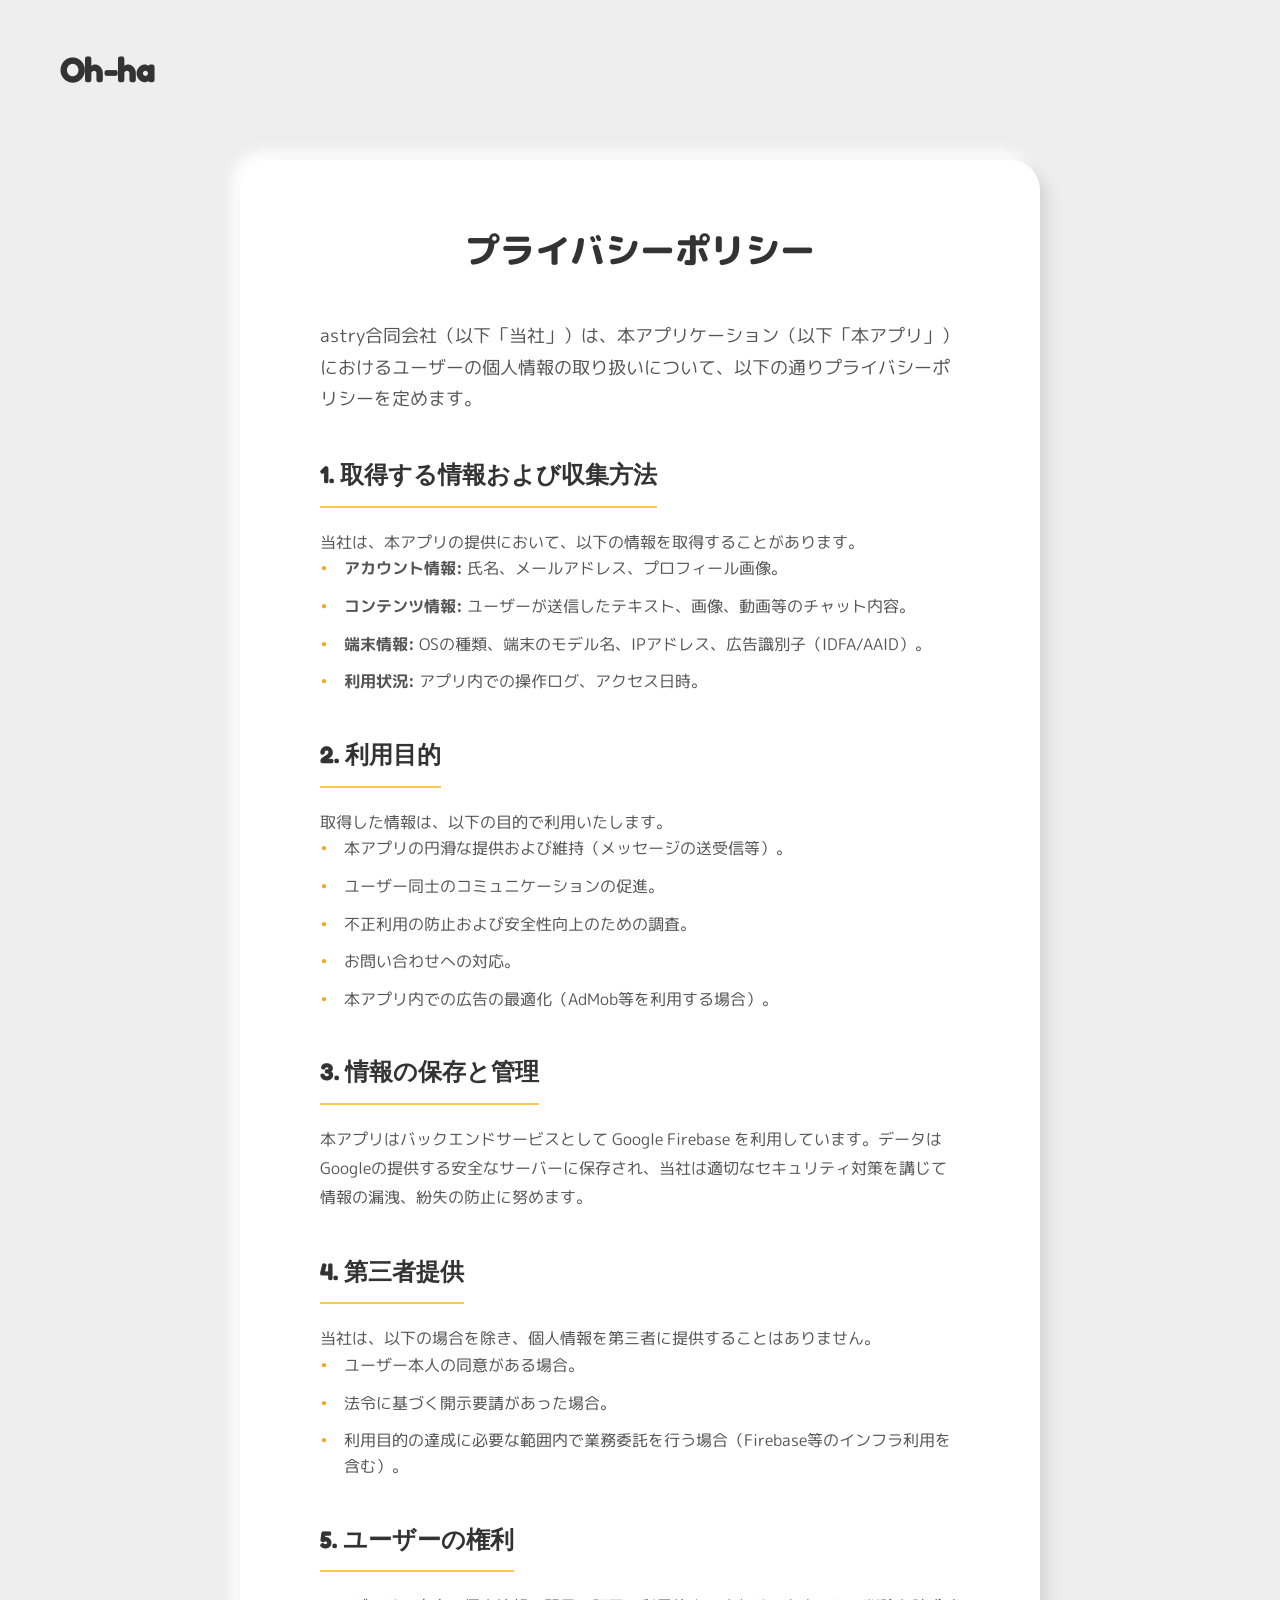
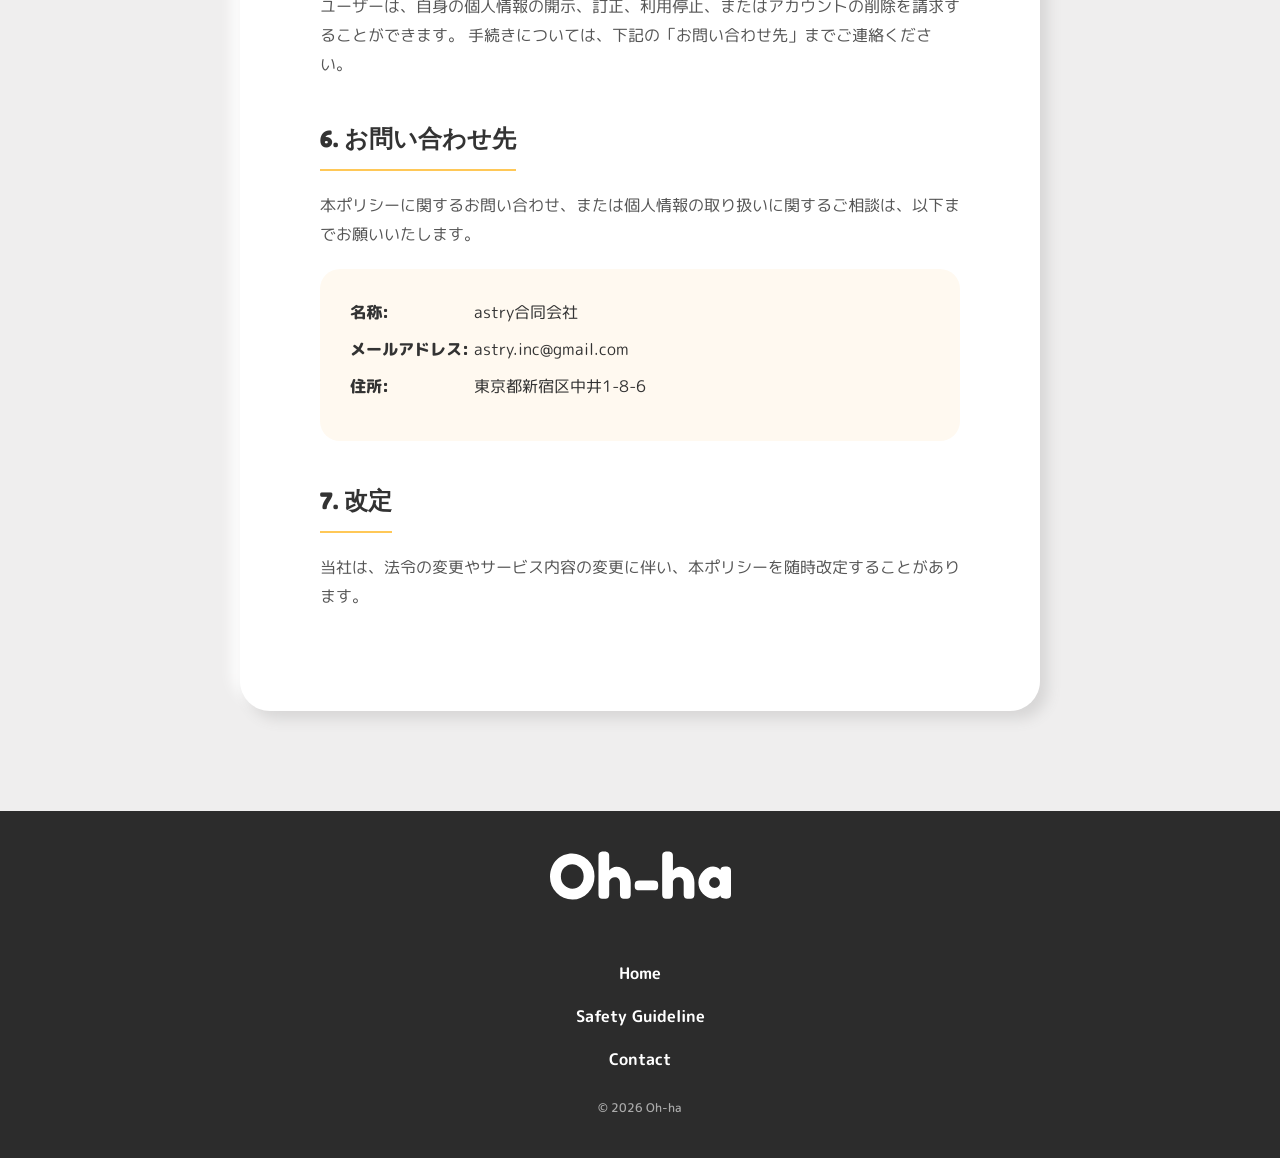
<file: privacy.html>
<!DOCTYPE html>
<html lang="ja">
<head>
    <meta charset="UTF-8">
    <meta name="viewport" content="width=device-width, initial-scale=1.0">
    <title>プライバシーポリシー - Oh-ha!</title>
    <meta name="description" content="Oh-ha!のプライバシーポリシーです。ユーザーの個人情報の取り扱いについて定めています。">
    
    <link rel="preconnect" href="https://fonts.googleapis.com">
    <link rel="preconnect" href="https://fonts.gstatic.com" crossorigin>
    <link href="https://fonts.googleapis.com/css2?family=Fredoka:wght@300..700&family=M+PLUS+Rounded+1c:wght@400;500;700;800;900&display=swap" rel="stylesheet">
    <link rel="stylesheet" href="https://cdnjs.cloudflare.com/ajax/libs/font-awesome/6.4.0/css/all.min.css">
    <link rel="stylesheet" href="assets/css/style.css">
    <link rel="icon" href="assets/img/favicon.ico" type="image/x-icon">
    
    <style>
        .privacy {
            padding: 160px 24px 100px;
            background: var(--bg-gray);
            min-height: 100vh;
        }

        .privacy__inner {
            max-width: 800px;
            margin: 0 auto;
            background: var(--white);
            padding: 60px 80px;
            border-radius: var(--radius-lg);
            box-shadow: var(--shadow-neumo);
        }

        .privacy__title {
            font-family: var(--font-ja);
            font-size: 2.2rem;
            font-weight: 800;
            color: var(--text-dark);
            margin-bottom: 40px;
            text-align: center;
        }

        .privacy__intro {
            font-size: 1.1rem;
            line-height: 1.8;
            color: var(--text-body);
            margin-bottom: 40px;
        }

        .privacy__section {
            margin-bottom: 40px;
        }

        .privacy__section-title {
            font-size: 1.5rem;
            font-weight: 800;
            color: var(--text-dark);
            margin-bottom: 20px;
            padding-bottom: 10px;
            border-bottom: 2px solid var(--orange-light);
            display: inline-block;
        }

        .privacy__list {
            list-style: none;
            padding-left: 0;
        }

        .privacy__list-item {
            position: relative;
            padding-left: 1.5rem;
            margin-bottom: 12px;
            color: var(--text-body);
            line-height: 1.6;
        }

        .privacy__list-item::before {
            content: '•';
            color: var(--orange);
            font-weight: bold;
            position: absolute;
            left: 0;
        }

        .privacy__text {
            color: var(--text-body);
            line-height: 1.8;
        }

        .privacy__contact-box {
            background: var(--bg-cream);
            padding: 30px;
            border-radius: var(--radius-md);
            margin-top: 20px;
        }

        .privacy__contact-item {
            margin-bottom: 10px;
        }

        .privacy__contact-label {
            font-weight: 800;
            color: var(--text-dark);
            width: 120px;
            display: inline-block;
        }

        @media (max-width: 768px) {
            .privacy {
                padding: 120px 16px 60px;
            }
            .privacy__inner {
                padding: 40px 24px;
                border-radius: var(--radius-md);
            }
            .privacy__title {
                font-size: 1.8rem;
            }
            .privacy__section-title {
                font-size: 1.3rem;
            }
            .privacy__contact-label {
                width: 100px;
            }
        }
    </style>
</head>
<body>

    <!-- Header -->
    <header class="header">
        <div class="header__inner">
            <a href="./" class="header__logo">Oh-ha</a>
        </div>
    </header>

    <main>
        <section class="privacy">
            <div class="privacy__inner">
                <h1 class="privacy__title">プライバシーポリシー</h1>
                
                <p class="privacy__intro">
                    astry合同会社（以下「当社」）は、本アプリケーション（以下「本アプリ」）におけるユーザーの個人情報の取り扱いについて、以下の通りプライバシーポリシーを定めます。
                </p>

                <div class="privacy__section">
                    <h2 class="privacy__section-title">1. 取得する情報および収集方法</h2>
                    <p class="privacy__text">当社は、本アプリの提供において、以下の情報を取得することがあります。</p>
                    <ul class="privacy__list">
                        <li class="privacy__list-item"><strong>アカウント情報:</strong> 氏名、メールアドレス、プロフィール画像。</li>
                        <li class="privacy__list-item"><strong>コンテンツ情報:</strong> ユーザーが送信したテキスト、画像、動画等のチャット内容。</li>
                        <li class="privacy__list-item"><strong>端末情報:</strong> OSの種類、端末のモデル名、IPアドレス、広告識別子（IDFA/AAID）。</li>
                        <li class="privacy__list-item"><strong>利用状況:</strong> アプリ内での操作ログ、アクセス日時。</li>
                    </ul>
                </div>

                <div class="privacy__section">
                    <h2 class="privacy__section-title">2. 利用目的</h2>
                    <p class="privacy__text">取得した情報は、以下の目的で利用いたします。</p>
                    <ul class="privacy__list">
                        <li class="privacy__list-item">本アプリの円滑な提供および維持（メッセージの送受信等）。</li>
                        <li class="privacy__list-item">ユーザー同士のコミュニケーションの促進。</li>
                        <li class="privacy__list-item">不正利用の防止および安全性向上のための調査。</li>
                        <li class="privacy__list-item">お問い合わせへの対応。</li>
                        <li class="privacy__list-item">本アプリ内での広告の最適化（AdMob等を利用する場合）。</li>
                    </ul>
                </div>

                <div class="privacy__section">
                    <h2 class="privacy__section-title">3. 情報の保存と管理</h2>
                    <p class="privacy__text">
                        本アプリはバックエンドサービスとして Google Firebase を利用しています。データはGoogleの提供する安全なサーバーに保存され、当社は適切なセキュリティ対策を講じて情報の漏洩、紛失の防止に努めます。
                    </p>
                </div>

                <div class="privacy__section">
                    <h2 class="privacy__section-title">4. 第三者提供</h2>
                    <p class="privacy__text">当社は、以下の場合を除き、個人情報を第三者に提供することはありません。</p>
                    <ul class="privacy__list">
                        <li class="privacy__list-item">ユーザー本人の同意がある場合。</li>
                        <li class="privacy__list-item">法令に基づく開示要請があった場合。</li>
                        <li class="privacy__list-item">利用目的の達成に必要な範囲内で業務委託を行う場合（Firebase等のインフラ利用を含む）。</li>
                    </ul>
                </div>

                <div class="privacy__section">
                    <h2 class="privacy__section-title">5. ユーザーの権利</h2>
                    <p class="privacy__text">
                        ユーザーは、自身の個人情報の開示、訂正、利用停止、またはアカウントの削除を請求することができます。 手続きについては、下記の「お問い合わせ先」までご連絡ください。
                    </p>
                </div>

                <div class="privacy__section">
                    <h2 class="privacy__section-title">6. お問い合わせ先</h2>
                    <p class="privacy__text">本ポリシーに関するお問い合わせ、または個人情報の取り扱いに関するご相談は、以下までお願いいたします。</p>
                    <div class="privacy__contact-box">
                        <div class="privacy__contact-item">
                            <span class="privacy__contact-label">名称:</span> astry合同会社
                        </div>
                        <div class="privacy__contact-item">
                            <span class="privacy__contact-label">メールアドレス:</span> astry.inc@gmail.com
                        </div>
                        <div class="privacy__contact-item">
                            <span class="privacy__contact-label">住所:</span> 東京都新宿区中井1-8-6
                        </div>
                    </div>
                </div>

                <div class="privacy__section">
                    <h2 class="privacy__section-title">7. 改定</h2>
                    <p class="privacy__text">
                        当社は、法令の変更やサービス内容の変更に伴い、本ポリシーを随時改定することがあります。
                    </p>
                </div>
            </div>
        </section>
    </main>

    <!-- Footer -->
    <footer class="footer">
        <div class="footer__inner">
            <div class="footer__logo">
                <a href="./"><img src="assets/img/logo_w.svg" alt="Oh-ha"></a>
            </div>
            <div class="footer__bottom">
                <a href="./" class="footer__link">Home</a>
                <a href="safety" class="footer__link">Safety Guideline</a>
                <a href="https://forms.gle/Ja2dToqV79UWPRsLA" class="footer__link" target="_blank">Contact</a>
                <p class="footer__copy">&copy; 2026 Oh-ha</p>
            </div>
        </div>
    </footer>

</body>
</html>
</file>
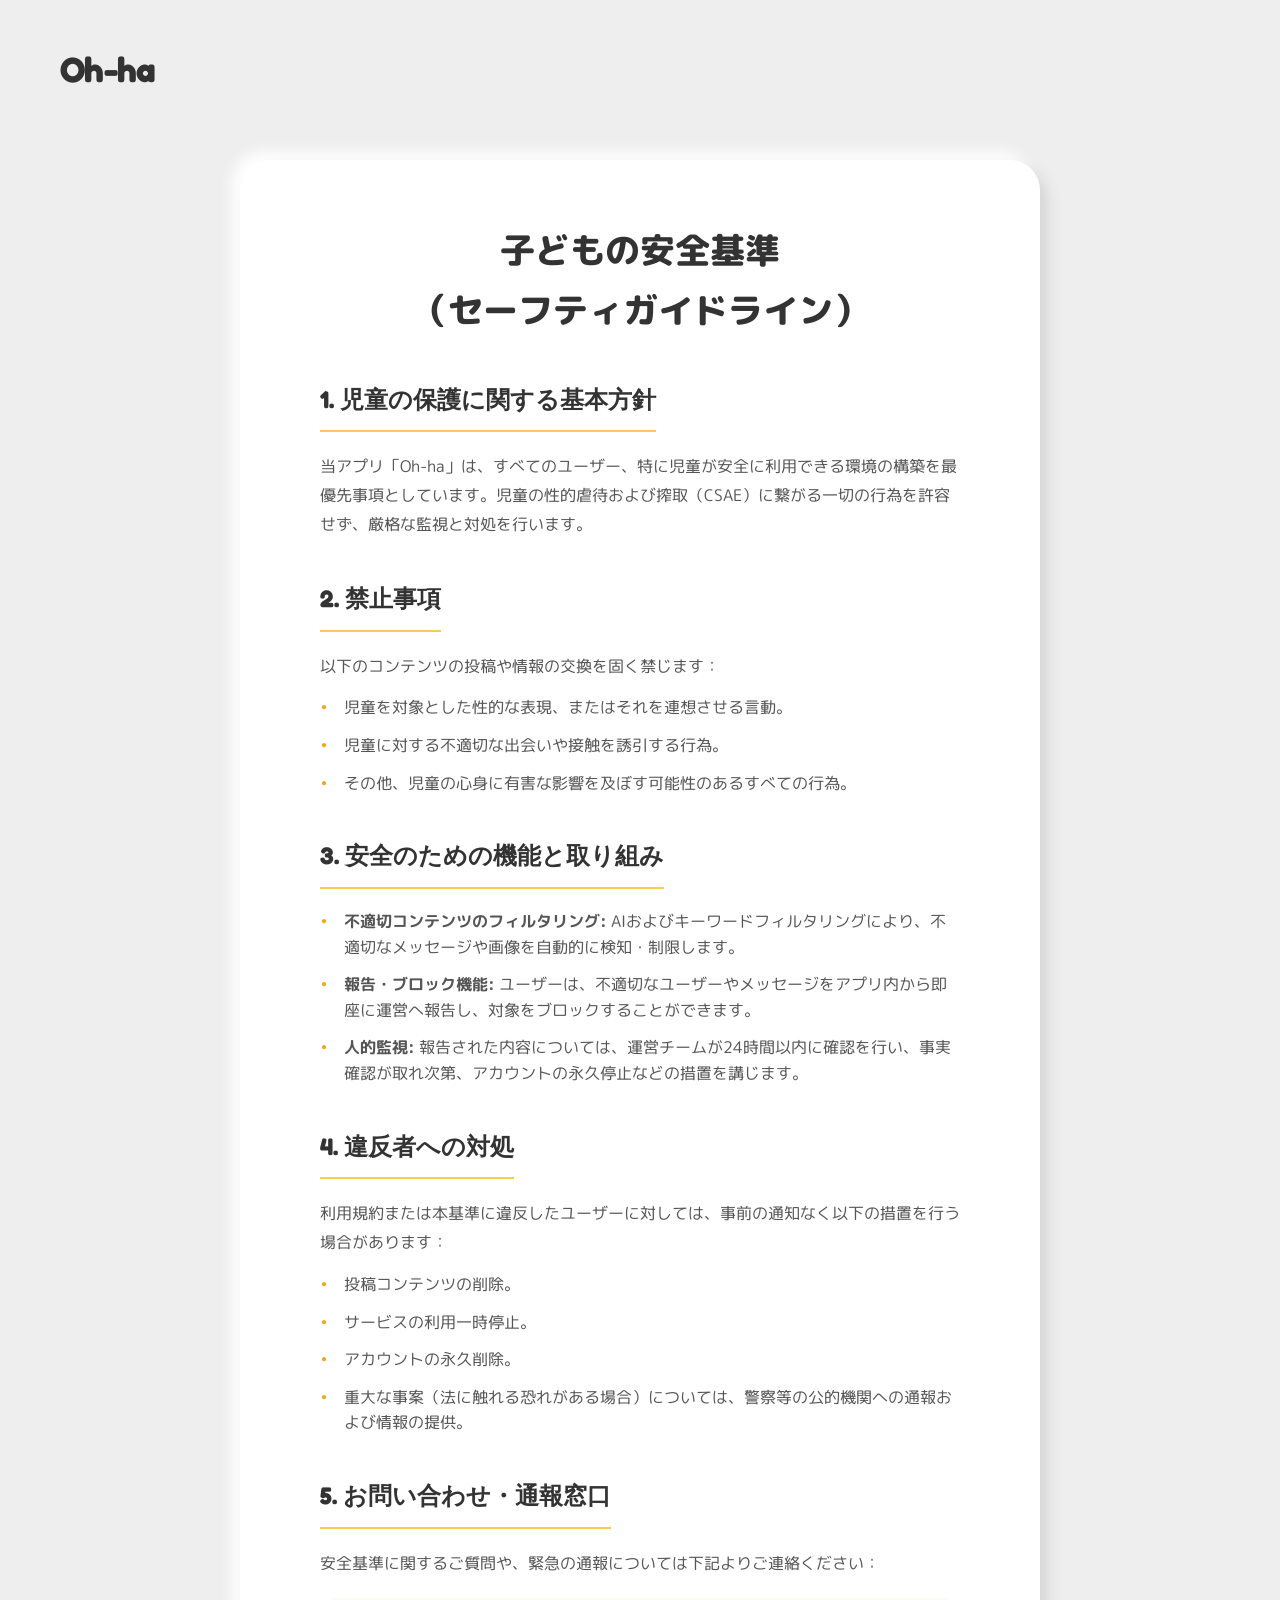
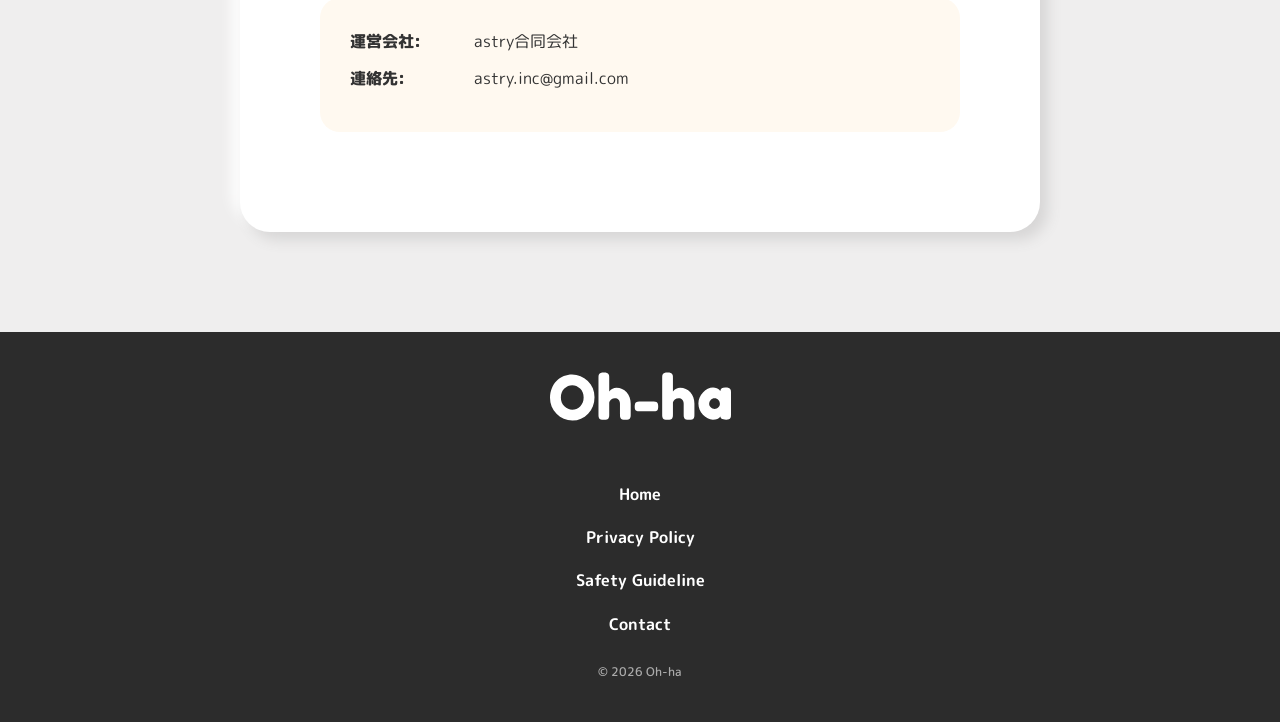
<file: safety.html>
<!DOCTYPE html>
<html lang="ja">
<head>
    <meta charset="UTF-8">
    <meta name="viewport" content="width=device-width, initial-scale=1.0">
    <title>セーフティガイドライン - Oh-ha!</title>
    <meta name="description" content="Oh-ha!の子どもの安全基準（セーフティガイドライン）です。児童の保護に関する基本方針と取り組みについて。">
    
    <link rel="preconnect" href="https://fonts.googleapis.com">
    <link rel="preconnect" href="https://fonts.gstatic.com" crossorigin>
    <link href="https://fonts.googleapis.com/css2?family=Fredoka:wght@300..700&family=M+PLUS+Rounded+1c:wght@400;500;700;800;900&display=swap" rel="stylesheet">
    <link rel="stylesheet" href="https://cdnjs.cloudflare.com/ajax/libs/font-awesome/6.4.0/css/all.min.css">
    <link rel="stylesheet" href="assets/css/style.css">
    <link rel="icon" href="assets/img/favicon.ico" type="image/x-icon">
    
    <style>
        .safety {
            padding: 160px 24px 100px;
            background: var(--bg-gray);
            min-height: 100vh;
        }

        .safety__inner {
            max-width: 800px;
            margin: 0 auto;
            background: var(--white);
            padding: 60px 80px;
            border-radius: var(--radius-lg);
            box-shadow: var(--shadow-neumo);
        }

        .safety__title {
            font-family: var(--font-ja);
            font-size: 2.2rem;
            font-weight: 800;
            color: var(--text-dark);
            margin-bottom: 40px;
            text-align: center;
        }

        .safety__intro {
            font-size: 1.1rem;
            line-height: 1.8;
            color: var(--text-body);
            margin-bottom: 40px;
        }

        .safety__section {
            margin-bottom: 40px;
        }

        .safety__section-title {
            font-size: 1.5rem;
            font-weight: 800;
            color: var(--text-dark);
            margin-bottom: 20px;
            padding-bottom: 10px;
            border-bottom: 2px solid var(--orange-light);
            display: inline-block;
        }

        .safety__list {
            list-style: none;
            padding-left: 0;
        }

        .safety__list-item {
            position: relative;
            padding-left: 1.5rem;
            margin-bottom: 12px;
            color: var(--text-body);
            line-height: 1.6;
        }

        .safety__list-item::before {
            content: '•';
            color: var(--orange);
            font-weight: bold;
            position: absolute;
            left: 0;
        }

        .safety__text {
            color: var(--text-body);
            line-height: 1.8;
            margin-bottom: 15px;
        }

        .safety__contact-box {
            background: var(--bg-cream);
            padding: 30px;
            border-radius: var(--radius-md);
            margin-top: 20px;
        }

        .safety__contact-item {
            margin-bottom: 10px;
        }

        .safety__contact-label {
            font-weight: 800;
            color: var(--text-dark);
            width: 120px;
            display: inline-block;
        }

        @media (max-width: 768px) {
            .safety {
                padding: 120px 16px 60px;
            }
            .safety__inner {
                padding: 40px 24px;
                border-radius: var(--radius-md);
            }
            .safety__title {
                font-size: 1.8rem;
            }
            .safety__section-title {
                font-size: 1.3rem;
            }
            .safety__contact-label {
                width: 100px;
            }
        }
    </style>
</head>
<body>

    <!-- Header -->
    <header class="header">
        <div class="header__inner">
            <a href="./" class="header__logo">Oh-ha</a>
        </div>
    </header>

    <main>
        <section class="safety">
            <div class="safety__inner">
                <h1 class="safety__title">子どもの安全基準<br>（セーフティガイドライン）</h1>
                
                <div class="safety__section">
                    <h2 class="safety__section-title">1. 児童の保護に関する基本方針</h2>
                    <p class="safety__text">
                        当アプリ「Oh-ha」は、すべてのユーザー、特に児童が安全に利用できる環境の構築を最優先事項としています。児童の性的虐待および搾取（CSAE）に繋がる一切の行為を許容せず、厳格な監視と対処を行います。
                    </p>
                </div>

                <div class="safety__section">
                    <h2 class="safety__section-title">2. 禁止事項</h2>
                    <p class="safety__text">以下のコンテンツの投稿や情報の交換を固く禁じます：</p>
                    <ul class="safety__list">
                        <li class="safety__list-item">児童を対象とした性的な表現、またはそれを連想させる言動。</li>
                        <li class="safety__list-item">児童に対する不適切な出会いや接触を誘引する行為。</li>
                        <li class="safety__list-item">その他、児童の心身に有害な影響を及ぼす可能性のあるすべての行為。</li>
                    </ul>
                </div>

                <div class="safety__section">
                    <h2 class="safety__section-title">3. 安全のための機能と取り組み</h2>
                    <ul class="safety__list">
                        <li class="safety__list-item"><strong>不適切コンテンツのフィルタリング:</strong> AIおよびキーワードフィルタリングにより、不適切なメッセージや画像を自動的に検知・制限します。</li>
                        <li class="safety__list-item"><strong>報告・ブロック機能:</strong> ユーザーは、不適切なユーザーやメッセージをアプリ内から即座に運営へ報告し、対象をブロックすることができます。</li>
                        <li class="safety__list-item"><strong>人的監視:</strong> 報告された内容については、運営チームが24時間以内に確認を行い、事実確認が取れ次第、アカウントの永久停止などの措置を講じます。</li>
                    </ul>
                </div>

                <div class="safety__section">
                    <h2 class="safety__section-title">4. 違反者への対処</h2>
                    <p class="safety__text">利用規約または本基準に違反したユーザーに対しては、事前の通知なく以下の措置を行う場合があります：</p>
                    <ul class="safety__list">
                        <li class="safety__list-item">投稿コンテンツの削除。</li>
                        <li class="safety__list-item">サービスの利用一時停止。</li>
                        <li class="safety__list-item">アカウントの永久削除。</li>
                        <li class="safety__list-item">重大な事案（法に触れる恐れがある場合）については、警察等の公的機関への通報および情報の提供。</li>
                    </ul>
                </div>

                <div class="safety__section">
                    <h2 class="safety__section-title">5. お問い合わせ・通報窓口</h2>
                    <p class="safety__text">安全基準に関するご質問や、緊急の通報については下記よりご連絡ください：</p>
                    <div class="safety__contact-box">
                        <div class="safety__contact-item">
                            <span class="safety__contact-label">運営会社:</span> astry合同会社
                        </div>
                        <div class="safety__contact-item">
                            <span class="safety__contact-label">連絡先:</span> astry.inc@gmail.com
                        </div>
                    </div>
                </div>
            </div>
        </section>
    </main>

    <!-- Footer -->
    <footer class="footer">
        <div class="footer__inner">
            <div class="footer__logo">
                <a href="./"><img src="assets/img/logo_w.svg" alt="Oh-ha"></a>
            </div>
            <div class="footer__bottom">
                <a href="./" class="footer__link">Home</a>
                <a href="privacy" class="footer__link">Privacy Policy</a>
                <a href="safety" class="footer__link">Safety Guideline</a>
                <a href="https://forms.gle/Ja2dToqV79UWPRsLA" class="footer__link" target="_blank">Contact</a>
                <p class="footer__copy">&copy; 2026 Oh-ha</p>
            </div>
        </div>
    </footer>

</body>
</html>
</file>
<file: assets/css/style.css>
/* =============================================
   Oh-ha LP — style.css
   Mobile-first, matches the provided design
   ============================================= */

@import url('https://fonts.googleapis.com/css2?family=Fredoka:wght@300..700&family=M+PLUS+Rounded+1c&display=swap');

/* --- Reset & Variables --- */
:root {
    --orange: #F5A623;
    --orange-light: #FFC857;
    --orange-dark: #E8961E;
    --bg-cream: #FFF9F0;
    --bg-gray: #EFEEEE;
    --text-dark: #333333;
    --text-body: #555555;
    --text-light: #888888;
    --white: #FFFFFF;
    --dark: #2C2C2C;
    --radius-sm: 12px;
    --radius-md: 20px;
    --radius-lg: 30px;
    --font-ja: 'M PLUS Rounded 1c', sans-serif;
    --font-en: 'Fredoka', sans-serif;
    --shadow-neumo: 8px 8px 14px #d7d6d6, -8px -8px 14px #ffffff;
    --shadow-neumo-orange: 8px 8px 14px #e09d3e, -8px -8px 14px #ffc950;
}

*,
*::before,
*::after {
    margin: 0;
    padding: 0;
    box-sizing: border-box;
}

html {
    font-size: 16px;
    scroll-behavior: smooth;
    -webkit-font-smoothing: antialiased;
}

body {
    font-family: var(--font-ja);
    color: var(--text-dark);
    line-height: 1.7;
    background: var(--bg-gray);
    overflow-x: hidden;
}

img {
    max-width: 100%;
    height: auto;
    display: block;
}

a {
    text-decoration: none;
    color: inherit;
}

ul {
    list-style: none;
}

h1, h2 {
    font-family: var(--font-en);
}

.pc{
    display: block;
}
.sp {
    display: none;
}

@media (max-width: 600px) {
    .pc {
        display: none;
    }
    .sp {
        display: block;
    }
}

/* =============================================
   Header
   ============================================= */
.header {
    position: absolute;
    top: 0;
    left: 0;
    width: 100%;
    z-index: 100;
    padding: 40px 60px;
}

.header__inner {
    max-width: 1200px;
    margin: 0 auto;
}

.header__logo {
    font-family: var(--font-en);
    font-weight: 800;
    font-size: 2.2rem;
    color: var(--text-dark);
    letter-spacing: -0.02em;
}

/* =============================================
   Hero Section
   ============================================= */
.hero {
    position: relative;
    padding: 0;
    overflow: hidden;
    min-height: clamp(600px, 100vh, 900px);
    display: flex;
    align-items: center;
    z-index: 3;
}

/* The white circular area */
.hero::before {
    content: '';
    position: absolute;
    top: -55%;
    left: -15%;
    width: 85vw;
    height: 85vw;
    max-width: 1100px;
    max-height: 1100px;
    background: #f4f4f4;
    border-radius: 50%;
    z-index: 0;
    box-shadow: var(--shadow-neumo);
}

.hero__inner {
    max-width: 1200px;
    margin: 0 auto;
    position: relative;
    z-index: 1;
    display: flex;
    align-items: center;
    justify-content: space-between;
    gap: 40px;
    padding: 0 0 0 40px;
    width: 100%;
}

.hero__text {
    flex: 1.1;
    text-align: left;
}

.hero__title {
    font-family: var(--font-en);
    font-weight: 800;
    font-size: clamp(2.5rem, 7vw, 4.8rem);
    line-height: 1.1;
    color: #333;
    margin-bottom: 32px;
}

.hero__desc {
    font-size: clamp(0.95rem, 2.8vw, 1.25rem);
    line-height: 1.8;
    color: #555;
    margin-bottom: 48px;
    font-weight: 700;
}

.btn {
    display: inline-block;
    border: none;
    cursor: pointer;
    font-family: var(--font-ja);
    font-weight: 800;
    transition: all 0.3s ease;
}

.btn--primary {
    background: #FFAC33;
    color: var(--white);
    font-size: 1.1rem;
    padding: 18px 45px;
    border-radius: 100px;
    box-shadow: 0 10px 30px rgba(255, 172, 51, 0.25);
}

.btn--primary:hover {
    transform: translateY(-5px);
    box-shadow: 0 15px 40px rgba(255, 172, 51, 0.35);
    background: #DD9120;
}

.hero__image {
    display: flex;
    justify-content: flex-end;
    align-items: flex-end;
}

.hero__img {
    width: 100%;
    max-width: 700px;
    height: auto;
}


/* =============================================
   Concepts Section
   ============================================= */
.concepts {
    background: #FFB347;
    padding: 30px 24px;
    position: relative;
}

.concepts::before {
    content: '';
    position: absolute;
    top: 0;
    left: 0;
    width: 100%;
    aspect-ratio: 1440 / 212;
    background: url("../img/concepts_before.svg") no-repeat center bottom;
    background-size: cover;
    transform: translateY(-96%);
    z-index: 2;
}

.concepts::after {
    content: '';
    position: absolute;
    bottom: 0;
    left: 0;
    width: 100%;
    aspect-ratio: 1440 / 204;
    background: url("../img/concepts_after.svg") no-repeat center top;
    background-size: cover;
    transform: translateY(99%);
    z-index: 9;
}

.concepts__inner {
    max-width: 1200px;
    margin: 0 auto;
}

.concepts__header {
    display: flex;
    flex-direction: column;
    align-items: flex-end;
    text-align: right;
    margin-bottom: 60px;
}

.concepts__title {
    font-family: var(--font-en);
    font-weight: 600;
    font-size: clamp(3rem, 10vw, 7.5rem);
    color: #333;
    line-height: 1;
    margin: 0;
    letter-spacing: -0.02em;
}

.concepts__subtitle {
    font-size: clamp(1rem, 1.5vw, 1.4rem);
    font-weight: 800;
    line-height: 1.6;
    color: #333;
    margin-top: 10px;
}

.concepts__grid {
    display: grid;
    grid-template-columns: repeat(4, 1fr);
    grid-template-rows: repeat(3, auto);
    gap: 24px;
}

.concept-card {
    background: var(--white);
    border-radius: 40px;
    padding: 35px;
    box-shadow: var(--shadow-neumo-orange);
    display: flex;
    gap: 24px;
    align-items: center;
    transition: transform 0.3s ease;
}

.concept-card:hover {
    transform: translateY(-5px);
}

/* Grid Areas */
.concept-card--1 { grid-area: 1 / 1 / 2 / 3; }
.concept-card--2 { grid-area: 1 / 3 / 3 / 4; flex-direction: column; text-align: center; justify-content: space-between; }
.concept-card--3 { grid-area: 1 / 4 / 3 / 5; flex-direction: column; text-align: center; justify-content: space-between; }
.concept-card--4 { grid-area: 2 / 1 / 4 / 2; flex-direction: column; text-align: center; justify-content: space-between; }
.concept-card--5 { grid-area: 2 / 2 / 4 / 3; flex-direction: column; text-align: center; justify-content: space-between; }
.concept-card--6 { grid-area: 3 / 3 / 4 / 5; }

.concept-card__icon {
    width: 140px;
    height: 140px;
    border-radius: 50%;
    overflow: hidden;
    flex-shrink: 0;
}

.concept-card--1 .concept-card__icon,
.concept-card--6 .concept-card__icon {
    width: 120px;
    height: 120px;
}

.concept-card__icon img {
    width: 100%;
    height: 100%;
    object-fit: cover;
}

.concept-card__text {
    flex: 1;
}

.concept-card__label {
    font-size: 1.5rem;
    font-weight: 800;
    color: #333;
    margin-bottom: 12px;
    font-family: var(--font-ja);
}

.concept-card__desc {
    font-size: 1.1rem;
    line-height: 1.6;
    color: #555;
    font-weight: 500;
}

@media (max-width: 1100px) {
    .concepts::before{
        transform: translateY(-95%);
    }
    .concepts__grid {
        grid-template-columns: repeat(2, 1fr);
        grid-template-rows: auto;
    }
    .concept-card {
        grid-area: auto !important;
        flex-direction: row !important;
        text-align: left !important;
        padding: 20px;
        font-size: 0.8rem;
    }
    .concept-card--3,.concept-card--4 {
        flex-direction: row-reverse !important;
    }
    .concept-card__icon {
        width: 100px !important;
        height: 100px !important;
    }
    .concepts__header {
        align-items: center;
        text-align: center;
    }
}

@media (max-width: 600px) {
    .concepts__grid {
        grid-template-columns: 1fr;
    }
}

/* =============================================
   About Section
   ============================================= */
.about {
    background: #f4f4f4;
    padding: 250px 24px 200px;
}

.about__inner {
    max-width: 960px;
    margin: 0 auto;
    position: relative;
}
.about__inner::after {
    content: '';
    position: absolute;
    top: -5vh;
    right: 0;
    width: 440px;
    height: 440px;
    border-radius: 50%;
    background: #EFEEEE;
    box-shadow:  8px 8px 14px #d7d6d6,
                -8px -8px 14px #ffffff;
}

.about__heading {
    font-family: var(--font-en);
    font-weight: 600;
    font-size: clamp(3rem, 10vw, 5.5rem);
    color: #333;
    margin-bottom: 80px;
    letter-spacing: -0.02em;
}

.about__content {
    display: flex;
    align-items: center;
    justify-content: flex-start;
    gap: 80px;
}

.about__phone {
    flex: 1;
    max-width: 480px;
    background: #f4f4f4;
    border-radius: 120px;
    overflow: hidden;
    display: flex;
    justify-content: center;
    align-items: center;
}

.about__mockup-img {
    width: 100%;
    height: auto;
    border-radius: 0;
    box-shadow: none;
}

.about__text {
    text-align: left;
}

.about__title {
    font-size: clamp(2rem, 5vw, 3.2rem);
    font-weight: 800;
    line-height: 1.3;
    margin-bottom: 32px;
    color: #333;
    font-family: var(--font-ja);
}

.about__emoji {
    display: inline-block;
    animation: float 2.5s ease-in-out infinite;
    font-size: 1.2em;
}

@keyframes float {
    0%, 100% { transform: translateY(0) rotate(0); }
    50%      { transform: translateY(-10px) rotate(10deg); }
}

.about__desc {
    font-size: clamp(1rem, 1.5vw, 1.2rem);
    line-height: 2;
    color: #444;
    font-weight: 700;
}

@media (max-width: 900px) {
    .about {
        padding: 200px 24px 60px;
    }
    .about__content {
        flex-direction: column;
        gap: 60px;
    }
    .about__inner::after {
        top: -160px;
        width: 200px;
        height: 200px;
    }
    .about__heading {
        margin-bottom: 20px;
    }
    .about__text {
        text-align: center;
    }

}

/* =============================================
   CTA Section
   ============================================= */
.cta {
    background: #f4f4f4;
    padding: 0 24px 100px;
}

.cta__inner {
    max-width: 1100px;
    margin: 0 auto;
}

.cta__box {
    background: #FFB347;
    border-radius: 80px;
    padding: 100px 40px;
    text-align: center;
    box-shadow: var(--shadow-neumo);
}

.cta__title {
    font-size: clamp(2rem, 6vw, 3.5rem);
    font-weight: 800;
    margin-bottom: 20px;
    color: var(--white);
    font-family: var(--font-ja);
    letter-spacing: -0.01em;
}

.cta__desc {
    font-size: clamp(0.9rem, 2vw, 1.2rem);
    font-weight: 500;
    line-height: 1.6;
    margin-bottom: 48px;
    color: var(--white);
}

.cta__buttons {
    display: flex;
    flex-wrap: wrap;
    justify-content: center;
    gap: 20px;
}

.store-btn {
    display: inline-flex;
    align-items: center;
    background: #333;
    color: var(--white);
    padding: 15px 40px;
    border-radius: 100px;
    gap: 15px;
    transition: transform 0.3s ease, background 0.3s ease;
}

.store-btn:hover {
    transform: translateY(-5px);
    background: #222;
}

.store-btn--disabled {
    position: relative;
    pointer-events: none;
    cursor: default;
}

.store-btn--disabled > *:not(.store-btn__comingsoon) {
    opacity: 0.35;
    filter: blur(1px);
}

.store-btn__comingsoon {
    position: absolute;
    top: 50%;
    left: 50%;
    transform: translate(-50%, -50%);
    width: 100%;
    text-align: center;
    font-size: 1.1rem;
    font-weight: 900;
    color: #fff;
    letter-spacing: 0.05em;
    text-transform: uppercase;
    font-family: var(--font-en);
}

.store-btn i {
    font-size: 2.5rem;
}

.store-btn__text {
    display: flex;
    flex-direction: column;
    align-items: flex-start;
    line-height: 1.2;
}

.store-btn__text span {
    font-size: 0.65rem;
    letter-spacing: 0.05em;
    font-weight: 400;
}

.store-btn__text strong {
    font-size: 1.4rem;
    font-family: var(--font-en);
    font-weight: 700;
}

@media (max-width: 768px) {
    .cta {
        padding-bottom: 20px;
    }
    .cta__box {
        padding: 60px 24px;
        border-radius: 40px;
    }
    .store-btn {
        padding: 12px 30px;
    }
}

/* =============================================
   FAQ Section
   ============================================= */
.faq {
    background: #f4f4f4;
    padding: 100px 24px;
}

.faq__inner {
    max-width: 900px;
    margin: 0 auto;
}

.faq__heading {
    font-family: var(--font-en);
    font-weight: 800;
    font-size: clamp(3rem, 10vw, 5rem);
    text-align: center;
    color: #333;
    margin-bottom: 60px;
    letter-spacing: -0.02em;
}

.faq__list {
    display: flex;
    flex-direction: column;
    gap: 24px;
    border: none;
}

.faq__item {
    background: var(--white);
    border-radius: 50px;
    box-shadow: var(--shadow-neumo);
    border: none;
    cursor: pointer;
    overflow: hidden;
    transition: all 0.3s ease;
}

.faq__q {
    padding: 30px 50px;
    display: flex;
    justify-content: space-between;
    align-items: center;
}

.faq__q p {
    font-size: 1.1rem;
    font-weight: 700;
    color: #444;
    margin: 0;
    line-height: 1.4;
}

.faq__icon {
    width: 20px;
    height: 20px;
    position: relative;
    flex-shrink: 0;
}

.faq__icon::before,
.faq__icon::after {
    content: '';
    position: absolute;
    background: #444;
    transition: all 0.3s ease;
}

.faq__icon::before {
    top: 9px;
    left: 0;
    width: 20px;
    height: 2px;
}

.faq__icon::after {
    top: 0;
    left: 9px;
    width: 2px;
    height: 20px;
}

.faq__item.is-active .faq__icon::after {
    transform: rotate(90deg);
    opacity: 0;
}

.faq__a {
    max-height: 0;
    overflow: hidden;
    transition: all 0.3s ease;
    padding: 0 50px;
}

.faq__item.is-active .faq__a {
    max-height: 500px;
    padding-bottom: 30px;
}

.faq__a p {
    font-size: 1rem;
    font-weight: 500;
    color: #666;
    margin: 0;
    line-height: 1.6;
}

@media (max-width: 768px) {
    .faq__item {
        border-radius: 40px;
    }
    .faq__item p {
        font-size: 0.95rem;
    }
    .faq__heading {
        font-size: 3.5rem;
    }
}

/* =============================================
   Footer
   ============================================= */
.footer {
    background: #2c2c2c;
    color: var(--white);
    padding: 40px 24px 40px;
    text-align: center;
}

.footer__inner {
    max-width: 800px;
    margin: 0 auto;
}

.footer__share-label {
    font-size: 1.1rem;
    font-weight: 700;
    margin-bottom: 24px;
    letter-spacing: 0.05em;
    font-family: var(--font-ja);
}

.footer__icons {
    display: flex;
    justify-content: center;
    gap: 32px;
    margin-bottom: 60px;
}

.footer__icon {
    font-size: 2.5rem;
    color: var(--white);
    transition: opacity 0.3s ease;
    display: flex;
    align-items: center;
}

.footer__icon img {
    height: 2.2rem;
    width: auto;
}

.footer__icon:hover {
    opacity: 0.7;
}

.footer__logo {
    margin-bottom: 60px;
    display: flex;
    justify-content: center;
}

.footer__logo img {
    width: 100%;
    max-width: 320px;
    height: auto;
}

.footer__bottom {
    display: flex;
    flex-direction: column;
    align-items: center;
    gap: 16px;
}

.footer__link {
    font-size: 1rem;
    font-weight: 700;
    color: var(--white);
}

.footer__copy {
    font-size: 0.75rem;
    font-weight: 500;
    opacity: 0.6;
    margin-top: 8px;
}

@media (max-width: 768px) {
    .footer__logo img {
        width: 60%;
    }
}

/* =============================================
   Desktop / Tablet breakpoints
   ============================================= */

/* Tablet (>= 600px) */
@media (max-width: 600px) {
    .hero__title {
        font-size: 2.6rem;
    }

    .hero__image {
        width: 50%;
        max-width: 360px;
    }
}

/* Desktop (>= 768px) */
@media (max-width: 768px) {
    .header {
        padding: 28px 40px;
    }

    .hero {
        padding: 0px 40px 100px;
    }

    .hero__inner {
        flex-flow: column-reverse;
        gap: 48px;
        flex-wrap: wrap;
        padding: 0;
    }

    .hero__text {
        order: 1;
        text-align: left;
        flex: 1;
        width: 100%;
    }

    .hero__image {
        order: 2;
        flex: 1;
        max-width: 640px;
        width: 100%;
    }

    .hero__title {
        font-size: 2rem;
        text-align: center;
    }

    .hero__desc {
        font-size: 1rem;
        text-align: center;
    }

    .btn--primary{
        margin: 0 auto;
        display: block;
        width: 100%;
        text-align: center;
    }


    .cta__box {
        padding: 56px 48px;
    }

    .cta__box {
        padding: 80px 40px;
    }
}

/* Large Desktop (>= 1024px) */
@media (min-width: 1024px) {
    .hero__title {
        font-size: 3.6rem;
    }
}
</file>
